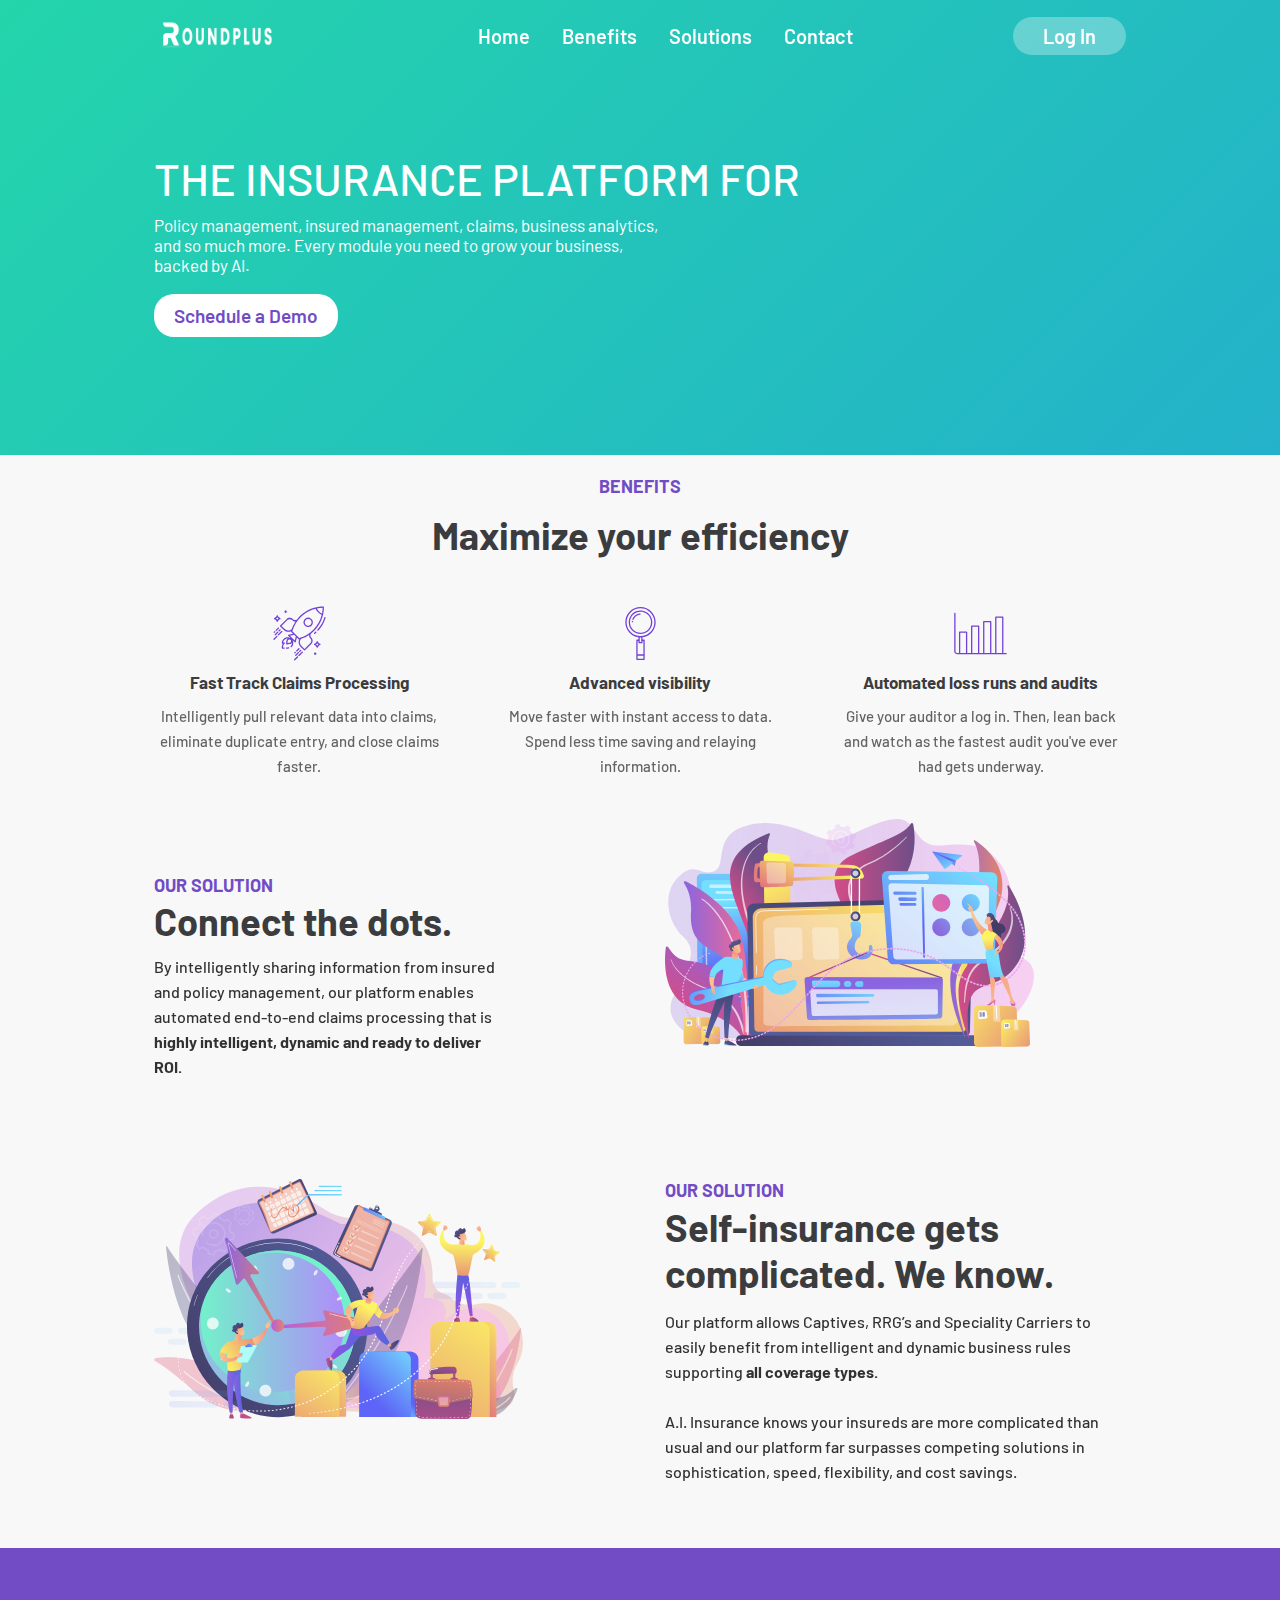
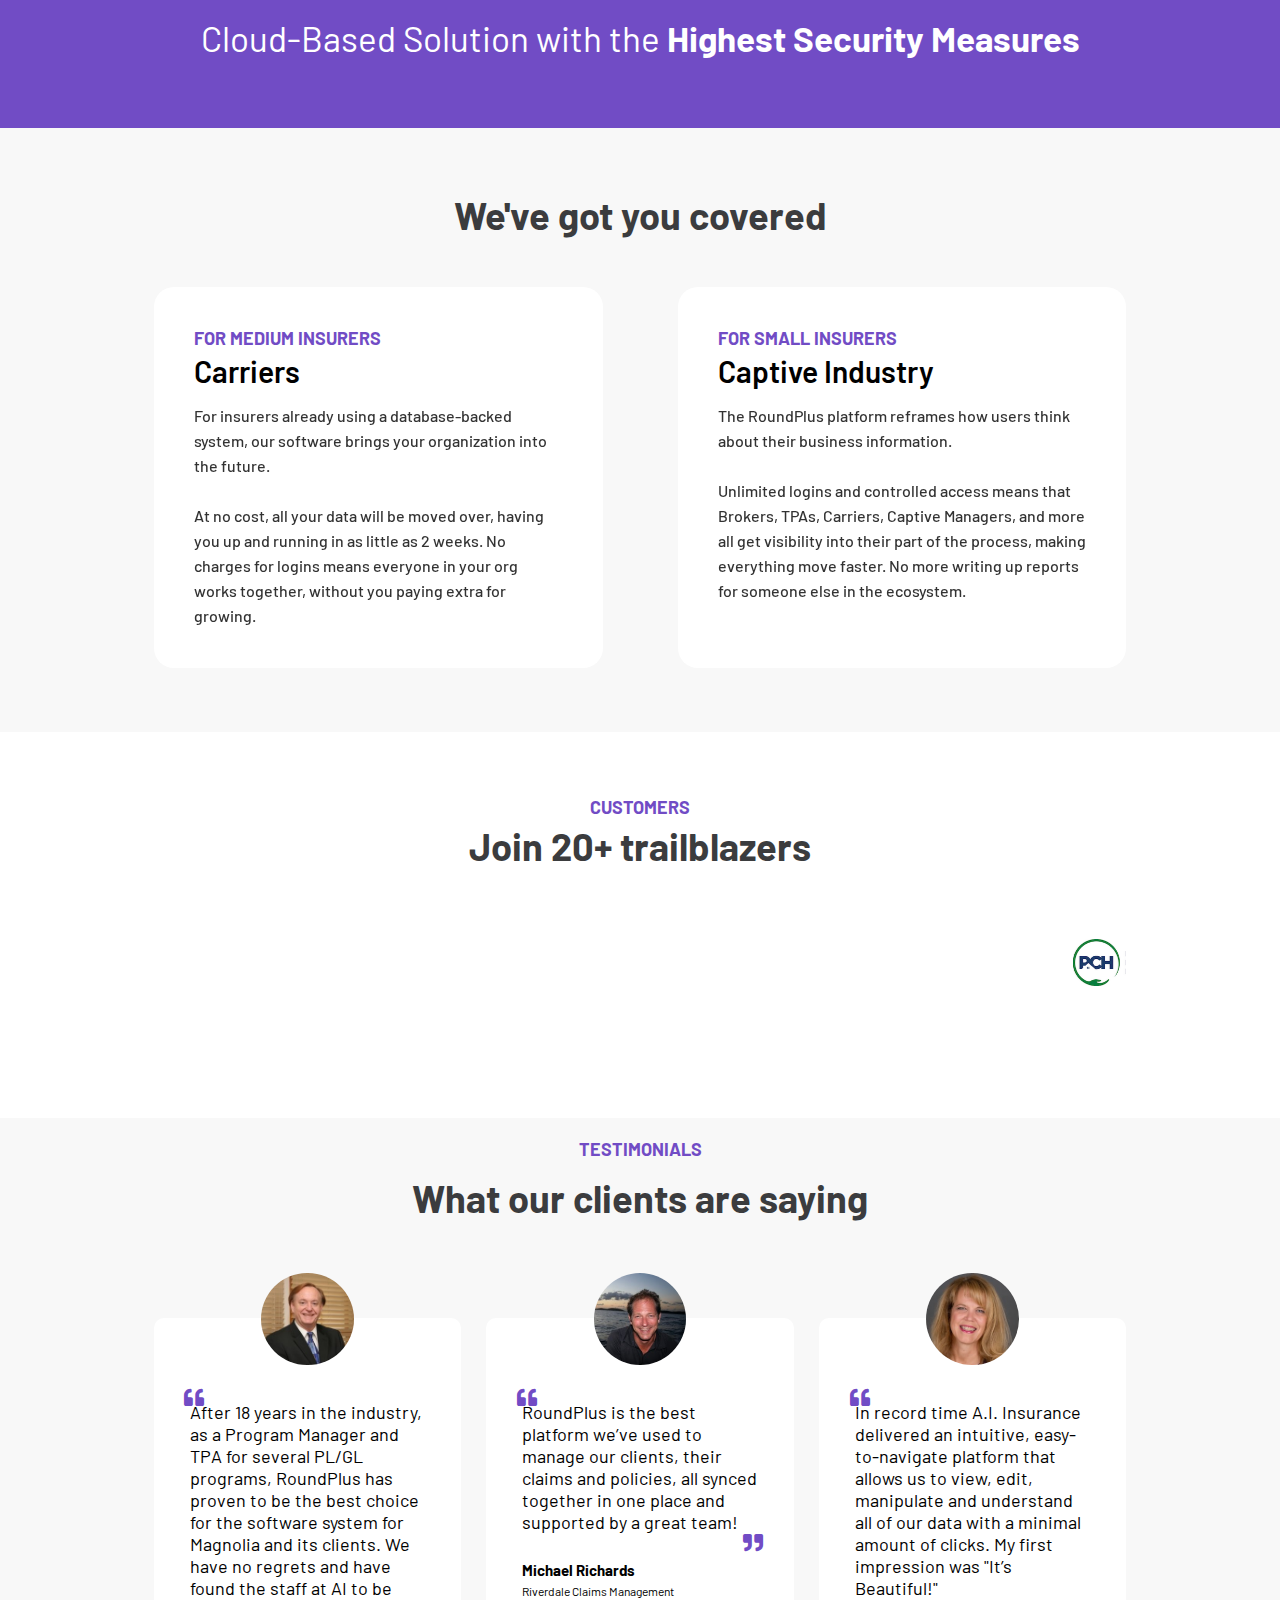
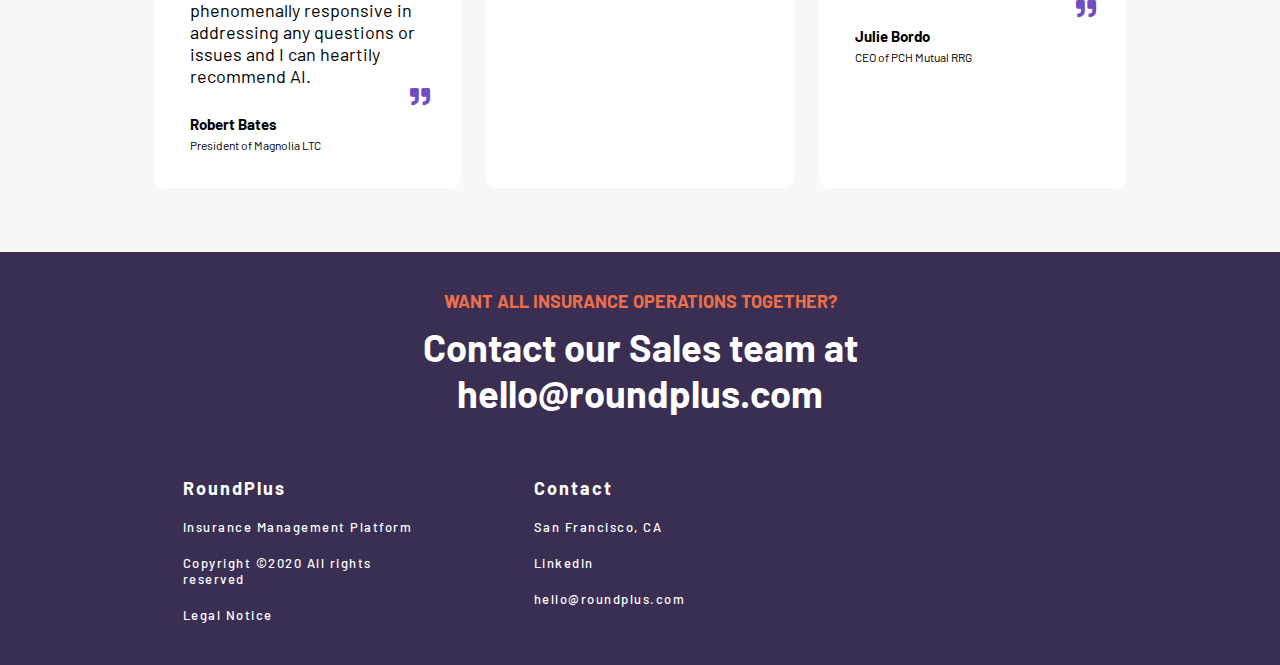
<file: index.html>
<!DOCTYPE html>
<html lang="en">

<head>
  <meta charset="utf-8">
  <meta name="viewport" content="width=device-width, initial-scale=1.0">
  <link rel="shortcut icon" href="images/fav.png">
  <title>RoundPlus</title>
  <!-- font awesome cdn link  -->
  <link rel="stylesheet" href="https://cdnjs.cloudflare.com/ajax/libs/font-awesome/5.15.2/css/all.min.css">

  <!-- custom css file link  -->
  <link rel="stylesheet" href="css/style.css">
</head>

<body>

  <!-- header section starts  -->
  <section id="home">

  <header>


    <a href="#" class="logo"><img class="logo" src="images/round.png"></a>

    <div id="menu" class="fas fa-bars"></div>

    <nav class="navbar">
      <ul>
        <li><a class="active" href="#home">home</a></li>
        <li><a href="#benefits">Benefits</a></li>
        <li><a href="#solution">Solutions</a></li>
        <li><a href="#footer">Contact</a></li>
      </ul>
    </nav>

<div class="log">
  <a href="login.html">Log In</a>
</div>

  </header>

<div class="part">

    <p>THE INSURANCE PLATFORM FOR <span class="typed-text"></span><span class="cursor">&nbsp;</span></p>
    <h5>Policy management, insured management, claims, business analytics, and so much more. Every module you need to grow your business, backed by AI.</h5>
<a href="login.html">Schedule a Demo</a>
</div>

    </section>



<section id="benefits">
<h1>BENEFITS</h1>
<h2>Maximize your efficiency</h2>
<div class="partition">
  <div class="">
  <img src="images/rocket.svg" alt="">
  <h3>Fast Track Claims Processing</h3>
  <h4>Intelligently pull relevant data into claims, eliminate duplicate entry, and close claims faster.</h4>
  </div>
  <div class="">
    <img src="images/search.svg" alt="">
    <h3>Advanced visibility</h3>
    <h4>Move faster with instant access to data. Spend less time saving and relaying information.</h4>
  </div>
  <div class="">
    <img src="images/chart.svg" alt="">
    <h3>Automated loss runs and audits</h3>
    <h4>Give your auditor a log in. Then, lean back and watch as the fastest audit you've ever had gets underway.</h4>
  </div>
</div>
</section>



<section id="solution">
<div class="divides">
<div class="divtext">
  <h1>OUR SOLUTION</h1>
  <h2>Connect the dots.</h2>
  <h3>By intelligently sharing information from insured and policy management, our platform enables automated end-to-end claims processing that is <strong>highly intelligent, dynamic and ready to deliver ROI.</strong></h3>
</div>
<div class="divimg">
  <img src="images/mechanics.svg" alt="">
</div>
<div class="divimg">
  <img src="images/clock.svg" alt="">
</div>
<div class="divtext2">
  <h1>OUR SOLUTION</h1>
  <h2>Self-insurance gets complicated. We know.</h2>
  <h3>Our platform allows Captives, RRG’s and Speciality Carriers to easily benefit from intelligent and dynamic business rules supporting <strong>all coverage types.</strong><br><br>A.I. Insurance knows your insureds are more complicated than usual and our platform far surpasses competing solutions in sophistication, speed, flexibility, and cost savings.</h3>
</div>
</div>
</section>


<div class="cloud">
  <h1>Cloud-Based Solution with the <strong>Highest Security Measures</strong></h1>
</div>


<section id="cover">
<h1>We've got you covered</h1>
<div class="decoy">

<div class="dectext">
  <h2>FOR MEDIUM INSURERS</h2>
  <h3>Carriers</h3>
  <h4>For insurers already using a database-backed system, our software brings your organization into the future.<br><br>At no cost, all your data will be moved over, having you up and running in as little as 2 weeks. No charges for logins means everyone in your org works together, without you paying extra for growing.</h4>
</div>

<div class="dectext">
  <h2>FOR SMALL INSURERS</h2>
  <h3>Captive Industry</h3>
  <h4>The RoundPlus platform reframes how users think about their business information.<br><br>Unlimited logins and controlled access means that Brokers, TPAs, Carriers, Captive Managers, and more all get visibility into their part of the process, making everything move faster. No more writing up reports for someone else in the ecosystem.</h4>
</div>

</div>
</section>


<section id="custom">
<h1>CUSTOMERS</h1>
<h2>Join 20+ trailblazers</h2>
<marquee behavior=""  direction="left" scroll onmouseover="this.setAttribute('scrollamount', 0, 0);this.stop();" onmouseout="this.setAttribute('scrollamount', 3, 0);this.start();"  valign="center">
<img src="images/1.png" alt="">
<img src="images/2.png" alt="">
<img src="images/3.png" alt="">
<img class="ccrr" src="images/4.png" alt="">
<img src="images/5.png" alt="">
<img src="images/6.png" alt="">
<img class="epix" src="images/7.png" alt="">
</marquee>
</section>


<section id="test" >
<h1>TESTIMONIALS</h1>
<h2>What our clients are saying</h2>
<div class="card">
<div class="cards">
  <img src="images/first.jpeg" alt="">
    <i class="fas fa-quote-left"></i>
  <p>After 18 years in the industry, as a Program Manager and TPA for several PL/GL programs, RoundPlus has proven to be the best choice for the software system for Magnolia and its clients. We have no regrets and have found the staff at AI to be phenomenally responsive in addressing any questions or issues and I can heartily recommend AI.</p>
  <i class="fas fa-quote-right"></i>
<h3>Robert Bates</h3>
<h4>President of Magnolia LTC</h4>
  </div>

    <div class="cards">
      <img src="images/second.jpeg" alt="">
        <i class="fas fa-quote-left"></i>
      <p>RoundPlus is the best platform we’ve used to manage our clients, their claims and policies, all synced together in one place and supported by a great team!</p>
      <i class="fas fa-quote-right"></i>
    <h3>Michael Richards</h3>
    <h4>Riverdale Claims Management</h4>
      </div>


        <div class="cards">
          <img src="images/third.jpeg" alt="">
            <i class="fas fa-quote-left"></i>
          <p>In record time A.I. Insurance delivered an intuitive, easy-to-navigate platform that allows us to view, edit, manipulate and understand all of our data with a minimal amount of clicks. My first impression was "It’s Beautiful!"</p>
          <i class="fas fa-quote-right"></i>
        <h3>Julie Bordo</h3>
        <h4>CEO of PCH Mutual RRG</h4>
          </div>

</div>
</section>


<section id="footer">
<h1>WANT ALL INSURANCE OPERATIONS TOGETHER?</h1>
<h2>Contact our Sales team at hello@roundplus.com</h2>
<div class="footerend">
<div class="">
  <h3>RoundPlus</h3>
  <h4>Insurance Management Platform</h4>
  <h4>Copyright ©2020 All rights reserved</h4>
  <a href="legal.html">Legal Notice</a>
</div>
<div class="">
  <h3>Contact</h3>
  <h4>San Francisco, CA</h4>
  <a href="https://www.linkedin.com/company/round-plus">LinkedIn</a>
  <h4 class="hello">hello@roundplus.com</h4>
</div>
</div>
</section>


  <script src="https://cdnjs.cloudflare.com/ajax/libs/jquery/3.5.1/jquery.min.js"></script>
  <script src="js/script.js"></script>
</body>

</html>
</file>
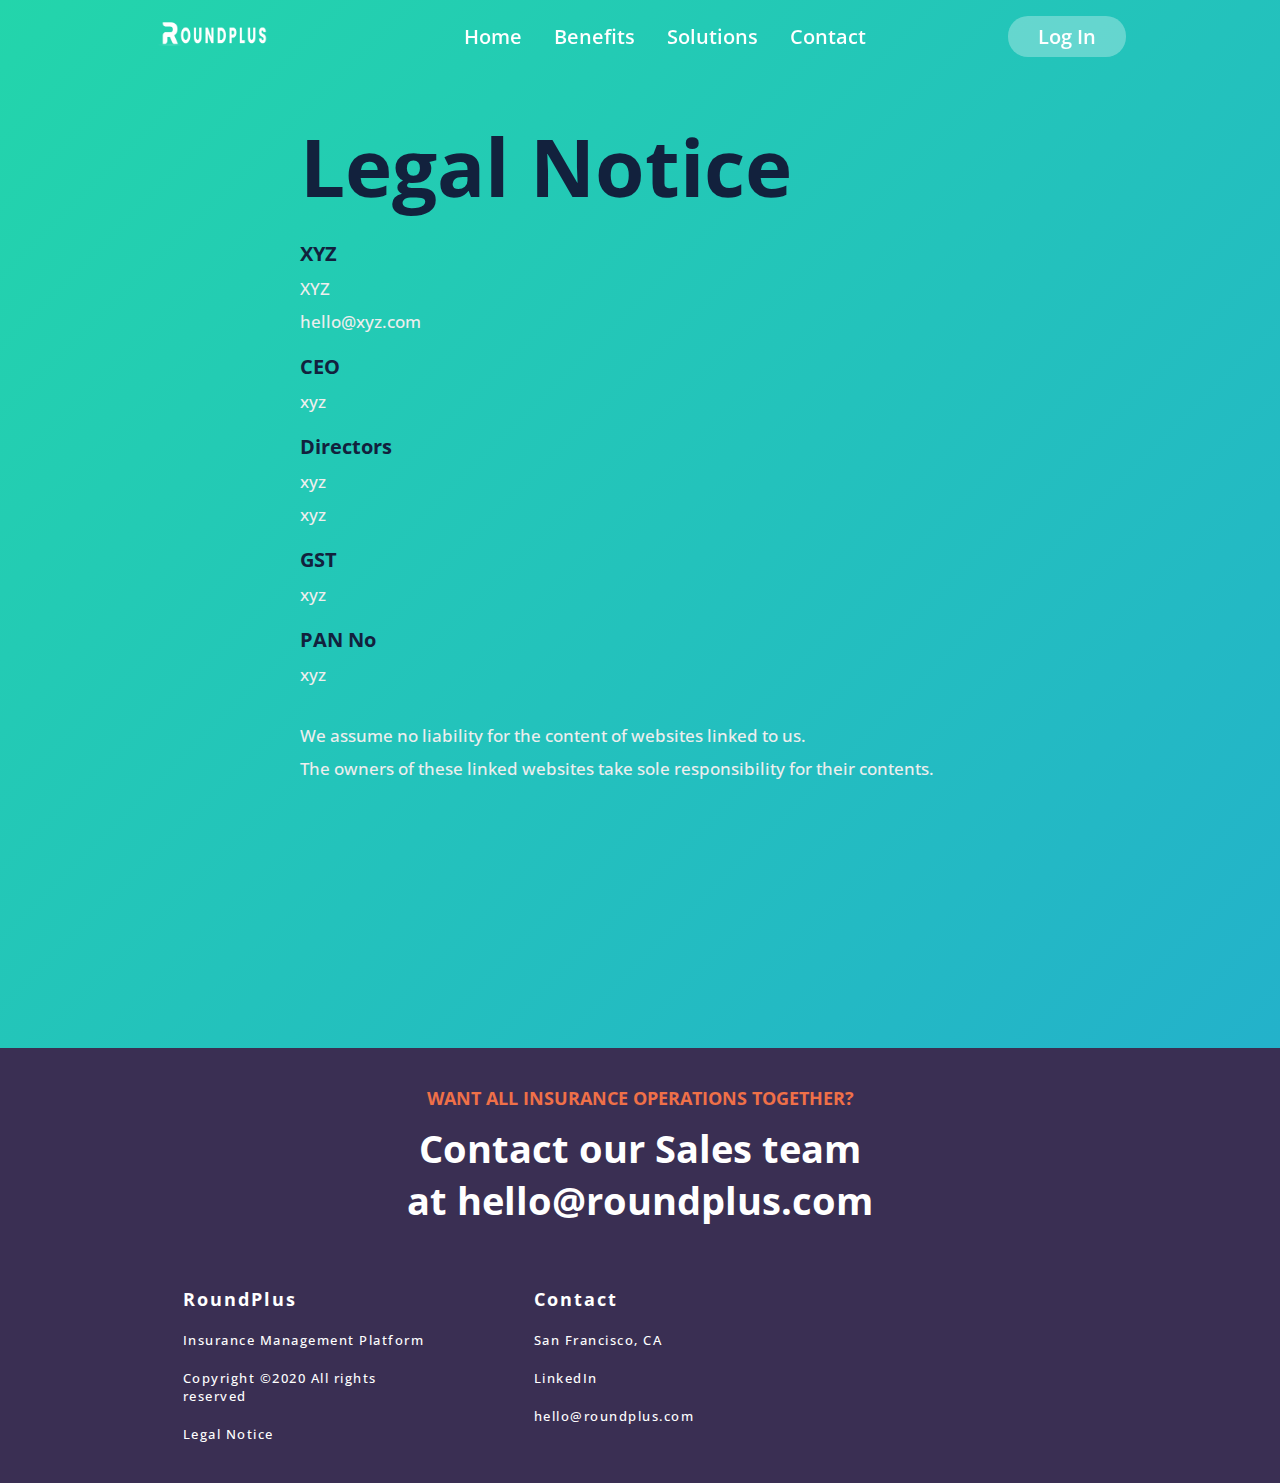
<file: legal.html>
<!DOCTYPE html>
<html lang="en">

<head>
  <meta charset="utf-8">
  <meta name="viewport" content="width=device-width, initial-scale=1.0">
  <link rel="shortcut icon" href="images/fav.png">
  <title>RoundPlus</title>
  <!-- font awesome cdn link  -->
  <link rel="stylesheet" href="https://cdnjs.cloudflare.com/ajax/libs/font-awesome/5.15.2/css/all.min.css">

  <!-- custom css file link  -->
  <link rel="stylesheet" href="css/style.css">
  <link rel="stylesheet" href="css/legal.css">
</head>

<body>



    <!-- header section starts  -->
    <section id="home">

    <header>


      <a href="index.html" class="logo"><img class="logo" src="images/round.png"></a>

      <div id="menu" class="fas fa-bars"></div>

      <nav class="navbar">
        <ul>
          <li><a class="active" href="index.html#home">home</a></li>
          <li><a href="index.html#benefits">Benefits</a></li>
          <li><a href="index.html#solution">Solutions</a></li>
          <li><a href="index.html#footer">Contact</a></li>
        </ul>
      </nav>

  <div class="log">
    <a href="#">Log In</a>
  </div>

    </header>

          <section class="none" id="none">

            <p class="note">Legal Notice</p>
            <p class="head">XYZ</p>
            <p class="body">XYZ</p>
            <p class="body">hello@xyz.com</p>
            <p class="head">CEO</p>
            <p class="body">xyz</p>
            <p class="head">Directors</p>
            <p class="body">xyz</p>
            <p class="body">xyz</p>
            <p class="head">GST</p>
            <p class="body">xyz</p>
            <p class="head">PAN No</p>
            <p class="body">xyz</p>
            <br>
            <br>
            <p class="body">We assume no liability for the content of websites linked to us.</p>
            <p class="body">The owners of these linked websites take sole responsibility for their contents.</p>

          </section>


      </section>





      <section id="footer">
      <h1>WANT ALL INSURANCE OPERATIONS TOGETHER?</h1>
      <h2>Contact our Sales team at hello@roundplus.com</h2>
      <div class="footerend">
      <div class="">
        <h3>RoundPlus</h3>
        <h4>Insurance Management Platform</h4>
        <h4>Copyright ©2020 All rights reserved</h4>
        <a href="#">Legal Notice</a>
      </div>
      <div class="">
        <h3>Contact</h3>
        <h4>San Francisco, CA</h4>
        <a href="https://www.linkedin.com/company/round-plus">LinkedIn</a>
        <h4 class="hello">hello@roundplus.com</h4>
      </div>
      </div>
      </section>

        <script src="https://cdnjs.cloudflare.com/ajax/libs/jquery/3.5.1/jquery.min.js"></script>
        <script src="js/script.js"></script>
</body>

</html>
</file>
<file: css/style.css>
@import url('https://fonts.googleapis.com/css2?family=Barlow:wght@100;200;300;400;500;600;700;800;900&display=swap');

:root{
    --orange:#714cc5;
    --secondary:#003366;
}

*{
  font-family: 'Barlow', sans-serif;
    margin:0; padding: 0;
    box-sizing: border-box;
    transition: all .2s linear;
    outline: none;
    text-decoration: none;
    scroll-behavior: smooth;
    z-index: 1;
}

*::selection{
    background:var(--orange);
    color:#fff;
}

html{
    font-size: 62.5%;
    overflow-x: hidden;
    z-index: 1;
}

section{
padding: 2rem 12%;
background: #f8f8f8;
z-index: 0;
}

header{
  text-transform: capitalize;
    width: 100%;
    top:0; left:0; right: 0;
    display: flex;
    align-items: center;
    justify-content:space-between;
    position: fixed;
    top:0; left: 0;
    z-index: 1000;
    padding:2rem 12%;
}

header .logo {
  width: 40%;
  filter: brightness(0) invert(1);
}
header .log{
  width: 33.33%;
  text-align: right;
  filter: brightness(0) invert(1);

}
header .log a{
font-size: 2rem;
color: #fff;
font-weight: 600;
padding: 0.7rem 3rem;
border-radius: 2rem;
background: rgba(255,255,255,0.3);
}

header .log a:hover{
  background: rgba(255, 255, 255, 0.5);
}

header .navbar ul{
  filter: brightness(0) invert(1);
  width: 33.33%;
    list-style: none;
    display: flex;
    align-items: center;
    justify-content: space-between;
}

header .navbar ul li{
    margin:0 1.6rem;
}

header .navbar ul li a{
    color:#000;
    font-size: 2rem;
    font-weight: 600;
}


header #menu{
    font-size: 3rem;
    color:var(--orange);
    cursor: pointer;
    display: none;
}

header.header-active{
  height: 8vh;
    background:#fff;
    padding: 4rem 12%;
    filter: none;
    z-index: 9999;
}
header.header-active .navbar ul,
header.header-active .log,
header.header-active .logo{
  filter: none;
}
header.header-active #menu{
  color: var(--orange);
}
header.header-active .log a{
  background: rgba(113,76,197,1)
}

header.header-active .logo,
header.header-active .navbar a{
    color: var(--secondary);
}

#home {
	background:linear-gradient(-45deg, #ee7752, #e73c7e, #23a6d5, #23d5ab);
	background-size: 400% 400%;
	animation: gradient 15s ease infinite;
  padding-bottom: 10%;

}

@keyframes gradient {
	0% {
		background-position: 0% 50%;
	}
	50% {
		background-position: 100% 50%;
	}
	100% {
		background-position: 0% 50%;
	}
}



.part{
  margin-top: 13.5%;
  color: #fff;
}

.part p{
  font-size: 4.5rem;
  font-weight: 500;
  margin-bottom: 1%;
}
.part h5{
  font-size: 1.7rem;
  font-weight: 400;
  margin-right: 47%;
  margin-bottom: 3%;
}
.part a{
  font-size: 1.9rem;
  font-weight: 600;
  color: var(--orange);
  padding: 1rem 2rem;
  border-radius: 2rem;
  background: #fff;
}


#benefits{
  text-align:center;
}
#benefits h1,#solution h1,#test h1{
  font-size: 1.8rem;
  color: var(--orange);
  margin-bottom: 1.5%;
}
#benefits h2,#solution h2,#cover h1,#custom h2,#test h2{
  color: #3b3c3e;
  font-size: 3.8rem;
font-weight: 700;
}

.partition{
  display: grid;
  grid-gap: 50px;
  grid-template-columns: 1fr 1fr 1fr;
  text-align: center;
  margin-top: 5%;
}
.partition img{
  margin-bottom: 3%;
}
.partition h3{
  font-size: 1.7rem;
  font-weight: 700;
  color: #3b3c3e;
  margin-bottom: 4%;
}
.partition h4{
  color: #000;
  opacity: 0.6;
  font-size: 1.5rem;
  font-weight: 500;
  line-height: 2.5rem;
}

#solution {
  padding-bottom: 5%;
}
#solution h1,#cover h2,#custom h1{
  font-size: 1.8rem;
  color: var(--orange);
  margin-bottom: 0.5%;
}
#solution h2{
  margin-bottom: 3%;
}
#solution h3,#cover h4{
  color: #000;
  font-size: 1.6rem;
  opacity: 0.8;
  font-weight: 500;
  line-height: 2.5rem;
}
.divides{
  display: grid;
  grid-template-columns: 1fr 1fr;
  grid-row-gap: 100px;
  grid-column-gap: 50px;
}
.divtext{
  margin-top: 12%;
  margin-right: 25%;
}
.divimg img{
  width: 80%;
}

.cloud{
  background-color: var(--orange);
  height: 20vh;
  display: flex;
  justify-content: center;
  align-items: center;
}
.cloud h1{
  color: #fff;
  font-size: 3.5rem;
  font-weight: 400;
}



#cover{
  text-align: center;
  padding-top: 5%;
  padding-bottom: 5%;
}
.decoy{
  display: grid;
  grid-template-columns: 1fr 1fr;
  grid-gap: 75px;
  margin-top: 5%;
}
.dectext{
  background: #fff;
  text-align: left;
  padding: 4rem;
  border-radius: 2rem;
}

#cover h3{
  font-size: 3rem;
  margin-bottom: 4%;
  font-weight: 600;
  margin-top: 1%
}


#custom {
  text-align: center;
  background-color: #fff;
  padding-top: 5%;
  padding-bottom: 5%;
}

marquee{
  margin-top: 5%;
}
marquee img{
  width: 12%;
  margin-right: 7%;
}
marquee .ccrr{
  width: 10%;
}
marquee .epix{
  width: 7%;
}


#test{
  margin-top: 5%;
  text-align: center;
  padding-bottom: 5%;
}



.card{
  display: grid;
  grid-gap: 25px;
  grid-template-columns: 1fr 1fr 1fr;
  margin-top: 10%;
}
.cards{
  background: #fff;
  position: relative;
  padding: 4vh;
  border-radius: 1rem;
}
.cards img{
  width: 30%;
  border-radius: 100%;
  position: absolute;
  bottom: 90%;
  left: 35%;
}
.cards i{
  font-size: 2rem;
}
.fa-quote-right{
  position: absolute;
  right: 10%;
  color: var(--orange)
}
.fa-quote-left{
  position: absolute;
  left: 10%;
  top:15%;
  color: var(--orange)
}
.cards p{
  font-size:1.8rem;
  text-align: left;
  margin-top: 20%
}
.cards h3{
  font-size: 1.5rem;
  text-align: left;
  margin-top: 12%;
}
.cards h4{
  font-size: 1.2rem;
  text-align: left;
  font-weight: 400;
  margin-top: 2%;
}
#footer{
  background: #3a2f53;
  text-align: center;
  padding: 3%;
}
#footer h1{
  color: #ef7048;
font-size: 1.8rem;
margin-bottom: 1%;
}
#footer h2{
color: #fff;
font-size: 3.8rem;
font-weight: 700;
margin: 0 30%;
}
.footerend{
  display: grid;
  grid-template-columns: 1fr 1fr;
  grid-gap: 100px;
  width: 50%;
  margin-left: 12%;
  margin-top: 5%;
  text-align: left;
  color: #fff;
}
.footerend h3{
  font-size: 1.8rem;
  letter-spacing: 0.2rem;
  margin-bottom: 2rem;
}
.footerend h4{
  font-size: 1.3rem;
  letter-spacing: 0.15rem;
  font-weight: 500;
  margin-bottom: 2rem;
}
.footerend a{
  cursor: pointer;
  color: #fff;
font-size: 1.3rem;
letter-spacing: 0.15rem;
font-weight: 500;
}
.hello{
  margin-top: 2rem;
}
/* media queries  */
@media (max-width: 991px) {
.log{
  display: none;
}
    header .logo{
      width: 50%;
    }
    header #menu{
        display: block;
        color: #fff;
    }

    header .navbar{
        position: fixed;
        top:-100rem; left: 0;
        width: 100%;
        opacity: 0;
        background:#fff;
        border-top: .1rem solid rgba(0,0,0,.3);
        transition: all 0.5s;
        text-align: center;
        color: #000;
    }

    header .navbar ul{
        flex-flow: column;
        padding:2rem 0;
        font-size: 3rem;
        width: 100%;
        filter: none;
        color: #000;
    }

    header .navbar ul li{
        margin:1rem 0;
        text-align: center;
        width: 100%;
    }

          header .navbar a,
    header.header-active .navbar a {
        font-size: 2.5rem;
        color: #000;
        display:block;
        filter: none;
    }

    header .navbar.nav-toggle{
        top:8rem;
        opacity: 1;
    }
.part p{
  margin-right: 20%;
}
.divimg img{
  width: 100%;
  margin-top: 20%;
}
.cards img{
  bottom: 93%;
}
.fa-quote-left{
  top: 10%;
}
.cards p{
  margin-top:30%;
}
}
@media (max-width:780px){
header .logo{
  width: 60%;
}
.part p{
  margin-right: 0;
}
.part h5{
  margin-bottom: 5%;
}
.divides {
  grid-template-columns: 1fr;
  grid-row-gap:0;
  grid-column-gap: 0;
  grid-gap: 25px;
}
.divtext{
  margin-right: 0;
}
.divimg img{
  width: 80%;
}
.cloud h1 {
  margin: 0 15%;
  text-align: center;
}
.decoy,.card,.footerend{
  grid-template-columns: 1fr;
  grid-gap: 100px;
}
.card{
  margin-top: 15%;
}
.cards img{
  width: 20%;
  left: 40%;
  bottom: 85%;
}
.cards p{
  margin-top: 20%;
}
.fa-quote-left {
  top: 20%;
}
#footer h2{
  text-align: center;
  margin: 0 15%;
}
}
@media (max-width:550px){
.partition{
  grid-template-columns: 1fr;
}
html{
  font-size: 45%;
}
.part p{
  font-size: 3rem;
  margin-bottom: 5%;
}
.part{
  margin-top: 25%;
}
.part h5{
  margin-bottom: 10%;
}
}
</file>
<file: css/legal.css>
@import url('https://fonts.googleapis.com/css2?family=Open+Sans:wght@300;400;500;600;700;800&display=swap');

* {
  margin: 0;
  padding: 0;
  scroll-behavior: smooth;
  font-family: 'Open Sans', sans-serif;
}

:root{
    --first:#eee;
    --secondary:#eee;
    --turtury:#1074d1;
}
section{
  background: none;
}

.none{
    min-height: 100vh;
    display: flex;
    flex-flow: column;
    padding-left: 15%;
    padding-bottom: 10%;
}

.note {
  font-size: 8rem;
  font-weight: 700;
  margin-top: 10%;
  color: #12213d;
}

.head {
  padding-top: 2rem;
  font-size: 2rem;
  color: #12213d;
  font-weight: 700;
}

.weblink {
  font-size: 2rem;
  padding: 2rem 0;
  color: grey;
}
#footer{
  margin-top: 0;
}
.body {
  padding-top: 1rem;
  font-size: 1.7rem;
  font-weight: 500;
  color: var(--first);
}

@media (max-width:991px) {
  .none {
    padding-right: 15%;
  }

  .note {
    margin-top: 30%;
    font-size: 10rem;
  }

  .head {
    padding-top: 3rem;
    font-size: 3rem;
  }

  .body {
    padding-top: 2rem;
  }
}

@media (max-width:500px){
  .note{
    font-size: 5rem;
  }
  .head {
    font-size: 2.6rem;
  }
}
</file>
